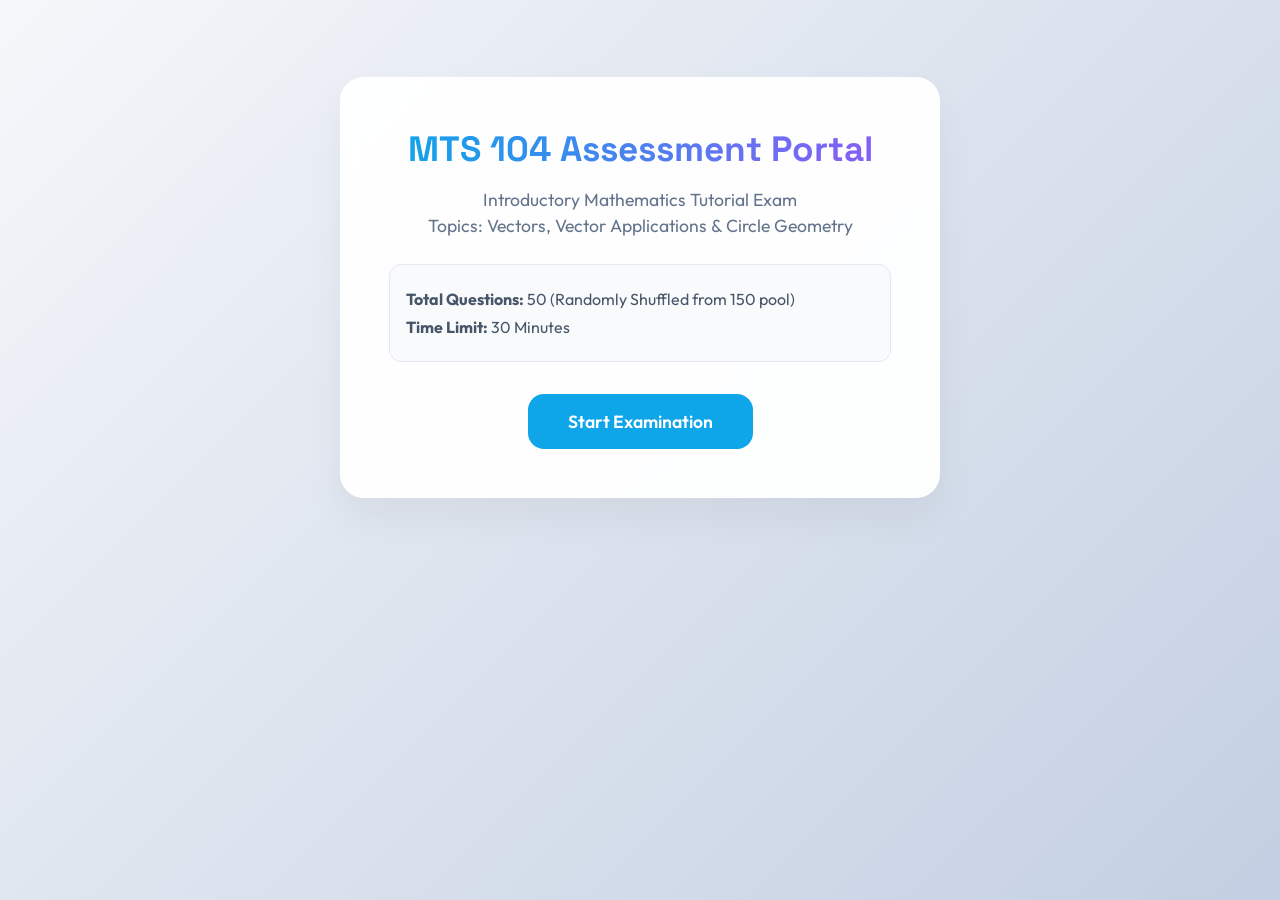
<file: index.html>
<!DOCTYPE html>
<html lang="en">
<head>
    <meta charset="UTF-8">
    <meta name="viewport" content="width=device-width, initial-scale=1.0">
    <title>MTS 104 CBT Portal</title>
    <!-- External Typography -->
    <link href="https://fonts.googleapis.com/css2?family=Outfit:wght@300;400;600;800&family=Space+Grotesk:wght@400;700&display=swap" rel="stylesheet">
    <!-- Link to external stylesheet -->
    <link rel="stylesheet" href="style.css">
    <link rel="icon" href="logo1.png">
</head>
<body>

    <!-- Start Screen State -->
    <div id="start-screen" class="state-card">
        <h1>MTS 104 Assessment Portal</h1>
        <p class="subtitle">Introductory Mathematics Tutorial Exam<br>Topics: Vectors, Vector Applications & Circle Geometry</p>
        <div class="exam-meta">
            <p><strong>Total Questions:</strong> 50 (Randomly Shuffled from 150 pool)</p>
            <p><strong>Time Limit:</strong> 30 Minutes</p>
        </div>
        <button class="control-btn start-btn" onclick="startExam()">Start Examination</button>
    </div>

    <!-- Exam Header Dashboard -->
    <header id="exam-header" class="hidden">
        <div class="header-top">
            <h1>MTS 104: Introductory Mathematics</h1>
            <div class="timer-badge">
                <span class="timer-label">TIME LEFT:</span>
                <span id="timer-string">30:00</span>
            </div>
        </div>
    </header>

    <!-- Interactive Exam Body Workspace -->
    <div class="container hidden" id="exam-workspace">
        <main class="quiz-card">
            <span class="category-tag" id="question-topic">Topic Loading...</span>
            <div class="question-text" id="question-text">
                Loading assessment item...
            </div>
            
            <div class="options-container" id="options-container">
                <!-- Dynamically loaded via JavaScript -->
            </div>

            <div class="controls">
                <button class="control-btn prev-btn" id="prev-btn" onclick="changeQuestion(-1)">Previous</button>
                <button class="control-btn next-btn" id="next-btn" onclick="changeQuestion(1)">Next</button>
                <button class="control-btn submit-btn" onclick="triggerManualSubmit()">Submit Exam</button>
            </div>
        </main>

        <!-- Navigation Matrix Sidebar -->
        <aside class="sidebar">
            <h3>Question Palette</h3>
            <div class="matrix-grid" id="matrix-grid">
                <!-- Dynamically loaded via JavaScript -->
            </div>
        </aside>
    </div>

    <!-- Post-Evaluation Results Workspace -->
    <div id="results-workspace" class="container hidden">
        <div class="results-box">
            <div class="score-banner">
                <h2>Examination Complete</h2>
                <div class="score-val"><span id="score-out">0</span> / 40</div>
                <p class="score-meta">Review your answers with step-by-step technical explanations below.</p>
                <button class="control-btn retake-btn" onclick="returnToStart()">Retake New Shuffled Exam</button>
            </div>
            
            <!-- Detailed Corrections Report Container -->
            <div id="corrections-container" class="results-box">
                <!-- Dynamically loaded via JavaScript -->
            </div>
        </div>
    </div>

    <!-- Reference to External JavaScript Logic Architecture -->
    <script src="script.js"></script>
</body>
</html>
</file>
<file: style.css>
:root {
    --bg-gradient: linear-gradient(135deg, #f5f7fa 0%, #c3cfe2 100%);
    --primary: #0ea5e9;
    --primary-light: #e0f2fe;
    --accent-pink: #f43f5e;
    --accent-blue: #38bdf8;
    --accent-purple: #8b5cf6;
    --unanswered: #ff4d4d;
    --answered: #2563eb; 
    --correct: #10b981;  
    --incorrect: #ef4444;
    --card-bg: rgba(255, 255, 255, 0.95);
    --text-main: #1e293b;
}

* {
    box-sizing: border-box;
    margin: 0;
    padding: 0;
    font-family: 'Outfit', sans-serif;
}

body {
    background: var(--bg-gradient);
    min-height: 100vh;
    color: var(--text-main);
    padding: 2rem;
    display: flex;
    flex-direction: column;
    align-items: center;
}

header {
    text-align: center;
    margin-bottom: 2rem;
    width: 100%;
    max-width: 1100px;
}

.header-top {
    display: flex;
    justify-content: space-between;
    align-items: center;
    flex-wrap: wrap;
    gap: 1rem;
    background: var(--card-bg);
    padding: 1rem 2rem;
    border-radius: 16px;
    box-shadow: 0 10px 25px rgba(0,0,0,0.03);
    margin-bottom: 1.5rem;
}

header h1 {
    font-family: 'Space Grotesk', sans-serif;
    font-size: 1.8rem;
    font-weight: 800;
    background: linear-gradient(to right, var(--primary), var(--accent-purple), var(--accent-pink));
    -webkit-background-clip: text;
    -webkit-text-fill-color: transparent;
}

.timer-badge {
    background: #1e293b;
    color: #fff;
    padding: 0.6rem 1.2rem;
    border-radius: 12px;
    font-family: 'Space Grotesk', sans-serif;
    font-size: 1.3rem;
    font-weight: 700;
    letter-spacing: 1px;
    box-shadow: 0 4px 12px rgba(0,0,0,0.15);
    display: flex;
    align-items: center;
    gap: 0.5rem;
}

.timer-label {
    font-size: 0.9rem;
    font-weight: 400;
    color: #94a3b8;
}

.container {
    display: grid;
    grid-template-columns: 1fr 320px;
    gap: 2rem;
    max-width: 1100px;
    width: 100%;
}

.hidden {
    display: none !important;
}

.state-card {
    background: var(--card-bg);
    border-radius: 24px;
    padding: 3rem;
    box-shadow: 0 20px 40px rgba(0,0,0,0.05);
    backdrop-filter: blur(10px);
    border: 1px solid rgba(255,255,255,0.5);
    text-align: center;
    max-width: 600px;
    width: 100%;
    margin-top: 5vh;
}

.state-card h1 {
    font-family: 'Space Grotesk', sans-serif;
    font-size: 2.2rem;
    margin-bottom: 1rem;
    background: linear-gradient(to right, #0ea5e9, #8b5cf6);
    -webkit-background-clip: text;
    -webkit-text-fill-color: transparent;
}

.subtitle {
    color: #64748b;
    margin-bottom: 1.5rem;
    font-size: 1.1rem;
    line-height: 1.5;
}

.exam-meta {
    background: #f8fafc;
    border-radius: 12px;
    padding: 1rem;
    margin-bottom: 2rem;
    text-align: left;
    border: 1px solid #e2e8f0;
}

.exam-meta p {
    margin: 0.5rem 0;
    color: #475569;
}

.quiz-card {
    background: var(--card-bg);
    border-radius: 24px;
    padding: 3rem;
    box-shadow: 0 20px 40px rgba(0,0,0,0.05);
    backdrop-filter: blur(10px);
    border: 1px solid rgba(255,255,255,0.5);
    position: relative;
}

.category-tag {
    display: inline-block;
    padding: 0.4rem 1rem;
    background: var(--primary-light);
    color: var(--primary);
    border-radius: 50px;
    font-weight: 600;
    font-size: 0.85rem;
    margin-bottom: 1.5rem;
    text-transform: uppercase;
    letter-spacing: 1px;
}

.question-text {
    font-size: 1.25rem;
    font-weight: 600;
    margin-bottom: 2rem;
    line-height: 1.6;
}

.options-container {
    display: flex;
    flex-direction: column;
    gap: 1rem;
}

.option-btn {
    background: #ffffff;
    border: 2px solid #e2e8f0;
    padding: 1.2rem 1.5rem;
    border-radius: 16px;
    text-align: left;
    font-size: 1.1rem;
    cursor: pointer;
    transition: all 0.2s ease;
    font-weight: 500;
    width: 100%;
}

.option-btn:hover:not(:disabled) {
    border-color: var(--accent-purple);
    background: rgba(168, 85, 247, 0.04);
    transform: translateY(-2px);
}

.option-btn.selected {
    border-color: var(--answered);
    background: rgba(37, 99, 235, 0.1);
    color: var(--answered);
    font-weight: 600;
    box-shadow: 0 4px 12px rgba(37, 99, 235, 0.1);
}

.sidebar {
    background: var(--card-bg);
    border-radius: 24px;
    padding: 1.5rem;
    box-shadow: 0 20px 40px rgba(0,0,0,0.05);
    border: 1px solid rgba(255,255,255,0.5);
    height: fit-content;
}

.sidebar h3 {
    font-family: 'Space Grotesk', sans-serif;
    margin-bottom: 1.2rem;
    font-size: 1.1rem;
    text-align: center;
    text-transform: uppercase;
    letter-spacing: 0.5px;
    color: #64748b;
}

.matrix-grid {
    display: grid;
    grid-template-columns: repeat(4, 1fr);
    gap: 0.6rem;
}

.nav-btn {
    aspect-ratio: 1;
    border: none;
    border-radius: 12px;
    font-size: 1rem;
    font-weight: 700;
    color: white;
    cursor: pointer;
    transition: all 0.2s ease;
    box-shadow: 0 4px 10px rgba(0,0,0,0.05);
}

.nav-btn.unanswered {
    background: var(--unanswered);
    box-shadow: 0 4px 10px rgba(255, 77, 77, 0.25);
}

.nav-btn.answered {
    background: var(--answered);
    box-shadow: 0 4px 10px rgba(37, 99, 235, 0.25);
}

.nav-btn.active {
    transform: scale(1.12);
    outline: 3px solid #0f172a;
    outline-offset: 2px;
}

.controls {
    display: flex;
    justify-content: space-between;
    align-items: center;
    margin-top: 2.5rem;
    gap: 1rem;
}

.control-btn {
    padding: 0.8rem 1.8rem;
    border: none;
    border-radius: 14px;
    font-weight: 600;
    cursor: pointer;
    transition: all 0.2s ease;
    font-size: 0.95rem;
}

.start-btn {
    background: #0ea5e9;
    color: white;
    padding: 1rem 2.5rem;
    font-size: 1.1rem;
    border-radius: 16px;
}

.prev-btn, .next-btn {
    background: #e2e8f0;
    color: #475569;
}

.submit-btn {
    background: linear-gradient(135deg, var(--accent-pink), #e11d48);
    color: white;
    box-shadow: 0 4px 14px rgba(244, 63, 94, 0.4);
    margin-left: auto;
}

.retake-btn {
    background: #0ea5e9;
    color: white;
}

.control-btn:hover:not(:disabled) {
    opacity: 0.9;
    transform: translateY(-1px);
}

.control-btn:disabled {
    opacity: 0.4;
    cursor: not-allowed;
    transform: none;
}

.results-box {
    grid-column: 1 / -1;
    display: flex;
    flex-direction: column;
    gap: 2rem;
    width: 100%;
}

.score-banner {
    background: var(--card-bg);
    border-radius: 24px;
    padding: 3rem;
    text-align: center;
    box-shadow: 0 20px 40px rgba(0,0,0,0.05);
}

.score-val {
    font-size: 4rem;
    font-weight: 800;
    font-family: 'Space Grotesk', sans-serif;
    color: #2563eb;
    margin: 1rem 0;
}

.score-meta {
    color: #64748b;
    margin-bottom: 1.5rem;
}

.correction-card {
    background: var(--card-bg);
    border-radius: 20px;
    padding: 2rem;
    box-shadow: 0 10px 30px rgba(0,0,0,0.03);
    border-left: 6px solid #cbd5e1;
}

.correction-card.card-correct { border-left-color: var(--correct); }
.correction-card.card-incorrect { border-left-color: var(--incorrect); }

.badge {
    display: inline-block;
    padding: 0.25rem 0.75rem;
    border-radius: 6px;
    font-size: 0.8rem;
    font-weight: 700;
    text-transform: uppercase;
    margin-bottom: 1rem;
}

.badge-correct { background: #d1fae5; color: #065f46; }
.badge-incorrect { background: #fee2e2; color: #991b1b; }

.options-review {
    margin: 1rem 0;
    display: flex;
    flex-direction: column;
    gap: 0.6rem;
}

.opt-review {
    padding: 0.8rem 1rem;
    border-radius: 10px;
    font-size: 0.95rem;
    border: 1px solid #e2e8f0;
}

.opt-your {
    background: #dbeafe;
    border-color: #3b82f6;
    color: #1e40af;
}

.opt-correct {
    background: #d1fae5;
    border-color: #10b981;
    color: #065f46;
}

.explanation-box {
    margin-top: 1.2rem;
    padding: 1.2rem;
    background: #f8fafc;
    border-radius: 12px;
    border: 1px dashed #e2e8f0;
    font-size: 0.95rem;
    color: #475569;
    line-height: 1.6;
}

@media (max-width: 768px) {
    .container { grid-template-columns: 1fr; }
    body { padding: 1rem; }
}
</file>
